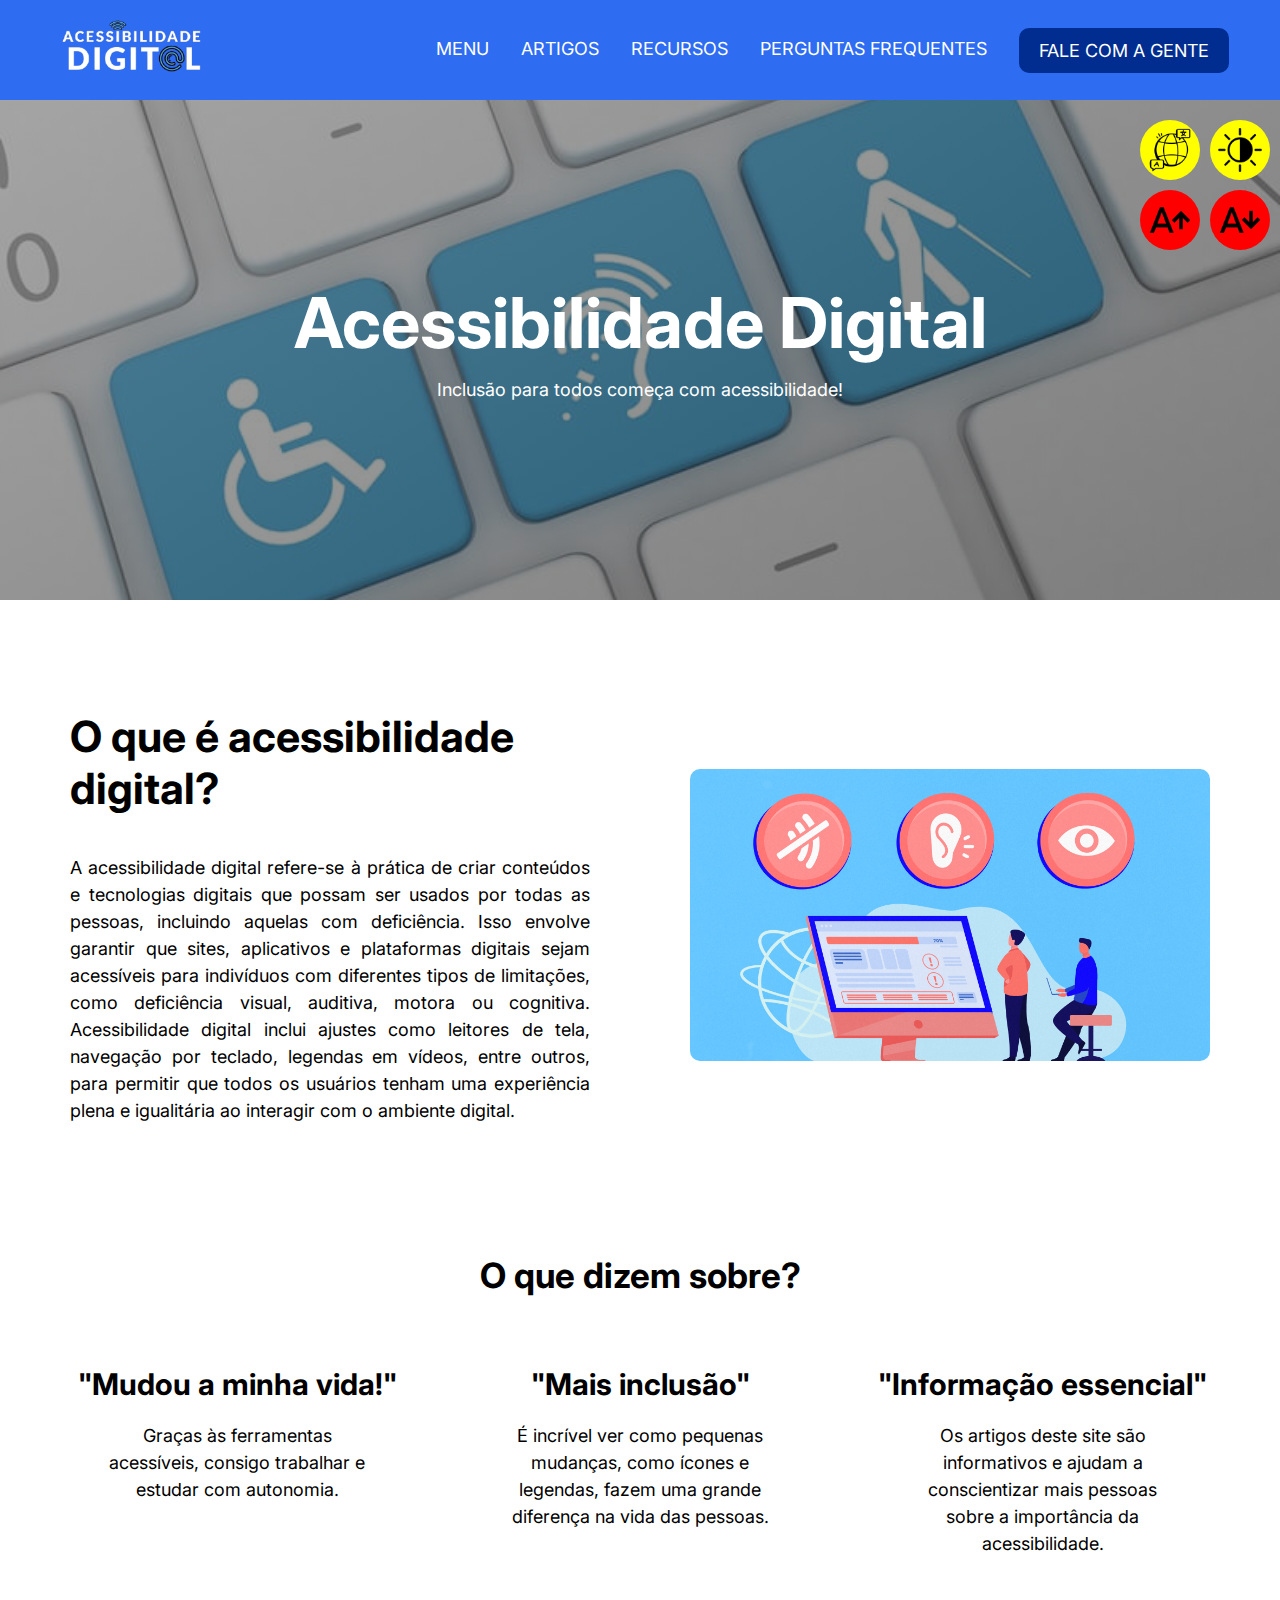
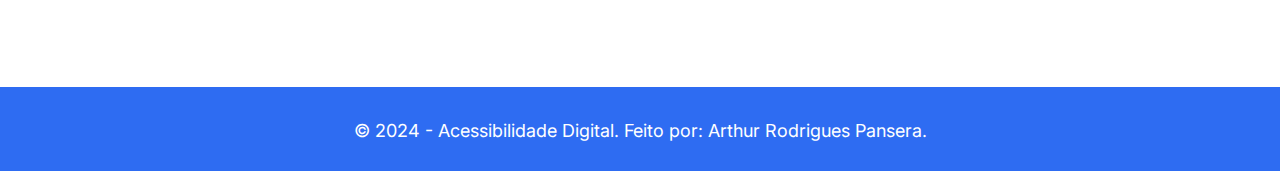
<file: Site-Acessibilidade-main/index.html>
<!DOCTYPE html>
<head>
    <meta charset="UTF-8">
    <meta name="viewport" content="width=device-width, initial-scale=1.0">
    <title data-lang-pt="Menu | Acessibilidade Digital" data-lang-en="Menu | Digital Accessibility">Menu | Acessibilidade Digital</title>
    <link href="index.css" rel="stylesheet">
    <link rel="icon" href="imagens/icone.png" type="image/png">    
</head>
<body>
    <header>
        <div class="container">
            <nav class="nav">
                <a href="index.html">
                    <img src="imagens/logo.png" alt="Logo Acessibilidade Digital" data-lang-pt="Logo Acessibilidade Digital" data-lang-en="Digital Accessibility Logo">
                </a>
                <ul class="ul">
                    <a href="index.html" data-lang-pt="Menu" data-lang-en="Menu">Menu</a>
                    <a href="artigos.html" data-lang-pt="Artigos" data-lang-en="Articles">Artigos</a>
                    <a href="recursos.html" data-lang-pt="Recursos" data-lang-en="Resources">Recursos</a>
                    <a href="perguntas.html" data-lang-pt="Perguntas frequentes" data-lang-en="FAQs">Perguntas frequentes</a>
                    <a class="btn" href="contato.html" data-lang-pt="Fale com a gente" data-lang-en="Contact Us">Fale com a gente</a>
                </ul>
            </nav>
            <section class="banner">
                <div class="banner-text">
                    <h1 data-lang-pt="Acessibilidade Digital" data-lang-en="Digital Accessibility">Acessibilidade Digital</h1>
                    <p data-lang-pt="Inclusão para todos começa com acessibilidade!" data-lang-en="Inclusion for all begins with accessibility!">Inclusão para todos começa com acessibilidade!</p>
                </div>
            </section>
        </div> 
    </header>
    
    <div class="accessibility-buttons">
        <button id="changeLanguage" class="accessibility" onclick="toggleLanguage()">
            <img src="imagens/lingua.png" alt="Mudar idioma" data-lang-pt="Mudar idioma" data-lang-en="Change language">
        </button>
        <button id="toggleContrast" class="accessibility" onclick="toggleContrast()">
            <img src="imagens/contraste.png" alt="Alterar contraste" data-lang-pt="Alterar contraste" data-lang-en="Toggle contrast">
        </button>
    </div>
    <div class="font-size-controls">
        <button id="increaseFont" class="accessibility1" onclick="changeFontSize('increase')">
            <img src="imagens/aumentar.png" alt="Aumentar fonte" data-lang-pt="Aumentar fonte" data-lang-en="Increase font">
        </button>
        <button id="decreaseFont" class="accessibility1" onclick="changeFontSize('decrease')">
            <img src="imagens/diminuir.png" alt="Diminuir fonte" data-lang-pt="Diminuir fonte" data-lang-en="Decrease font">
        </button>
    </div>

    <section class="introducao">
        <div class="container">
            <div class="introducao-text">
                <h3 data-lang-pt="O que é acessibilidade digital?" data-lang-en="What is digital accessibility?">O que é acessibilidade digital?</h3>
                <p data-lang-pt="A acessibilidade digital refere-se à prática de criar conteúdos e tecnologias digitais que possam ser usados por todas as pessoas, incluindo aquelas com deficiência. Isso envolve garantir que sites, aplicativos e plataformas digitais sejam acessíveis para indivíduos com diferentes tipos de limitações, como deficiência visual, auditiva, motora ou cognitiva. Acessibilidade digital inclui ajustes como leitores de tela, navegação por teclado, legendas em vídeos, entre outros, para permitir que todos os usuários tenham uma experiência plena e igualitária ao interagir com o ambiente digital."
                   data-lang-en="Digital accessibility refers to the practice of creating digital content and technologies that can be used by everyone, including people with disabilities. This involves ensuring that websites, apps, and digital platforms are accessible to individuals with various types of limitations, such as visual, hearing, motor, or cognitive disabilities. Digital accessibility includes adjustments like screen readers, keyboard navigation, video captions, and more, to ensure that all users can have a full and equal experience while interacting with the digital environment.">Acessibilidade digital refere-se à prática de criar conteúdos e tecnologias digitais que possam ser usados por todas as pessoas, incluindo aquelas com deficiência. Isso envolve garantir que sites, aplicativos e plataformas digitais sejam acessíveis para indivíduos com diferentes tipos de limitações, como deficiência visual, auditiva, motora ou cognitiva. Acessibilidade digital inclui ajustes como leitores de tela, navegação por teclado, legendas em vídeos, entre outros, para permitir que todos os usuários tenham uma experiência plena e igualitária ao interagir com o ambiente digital.</p>
            </div>
            <div class="introducao-img">
                <img src="imagens/imagem1.png" alt="Imagem ilustrativa de acessibilidade digital" data-lang-pt="Imagem ilustrativa de acessibilidade digital" data-lang-en="Illustrative image of digital accessibility">
            </div>
        </div>
    </section>
    <section class="depoimentos">
        <div class="container">
            <h3 data-lang-pt="O que dizem sobre?" data-lang-en="What do they say about it?">O que dizem sobre?</h3>
            <div class="cards">
                <div class="card-item-1">
                    <h4 data-lang-pt='"Mudou a minha vida!"' data-lang-en='"It changed my life!"'>"Mudou a minha vida!"</h4>
                    <p class="depoimento-usuario" data-lang-pt="Graças às ferramentas acessíveis, consigo trabalhar e estudar com autonomia." data-lang-en="Thanks to accessible tools, I can work and study independently.">Graças às ferramentas acessíveis, consigo trabalhar e estudar com autonomia.</p>
                </div>
                <div class="card-item-2">
                    <h4 data-lang-pt='"Mais inclusão"' data-lang-en='"More inclusion"'>"Mais inclusão"</h4>
                    <p class="depoimento-usuario" data-lang-pt="É incrível ver como pequenas mudanças, como ícones e legendas, fazem uma grande diferença na vida das pessoas." data-lang-en="It’s amazing to see how small changes, like icons and captions, make a big difference in people's lives.">É incrível ver como pequenas mudanças, como ícones e legendas, fazem uma grande diferença na vida das pessoas.</p>
                </div>
                <div class="card-item-3">
                    <h4 data-lang-pt='"Informação essencial"' data-lang-en='"Essential information"'>"Informação essencial"</h4>
                    <p class="depoimento-usuario" data-lang-pt="Os artigos deste site são informativos e ajudam a conscientizar mais pessoas sobre a importância da acessibilidade." data-lang-en="The articles on this site are informative and help raise awareness about the importance of accessibility.">Os artigos deste site são informativos e ajudam a conscientizar mais pessoas sobre a importância da acessibilidade.</p>
                </div>
            </div>
        </div>
    </section>
    <script src="script.js"></script>
    <footer>
        <p data-lang-pt="&copy; 2024 - Acessibilidade Digital. Feito por: Arthur Rodrigues Pansera." data-lang-en="&copy; 2024 - Digital Accessibility. Made by: Arthur Rodrigues Pansera.">&copy; 2024 - Acessibilidade Digital. Feito por: Arthur Rodrigues Pansera.</p>
    </footer>
</body>
</html>
</file>
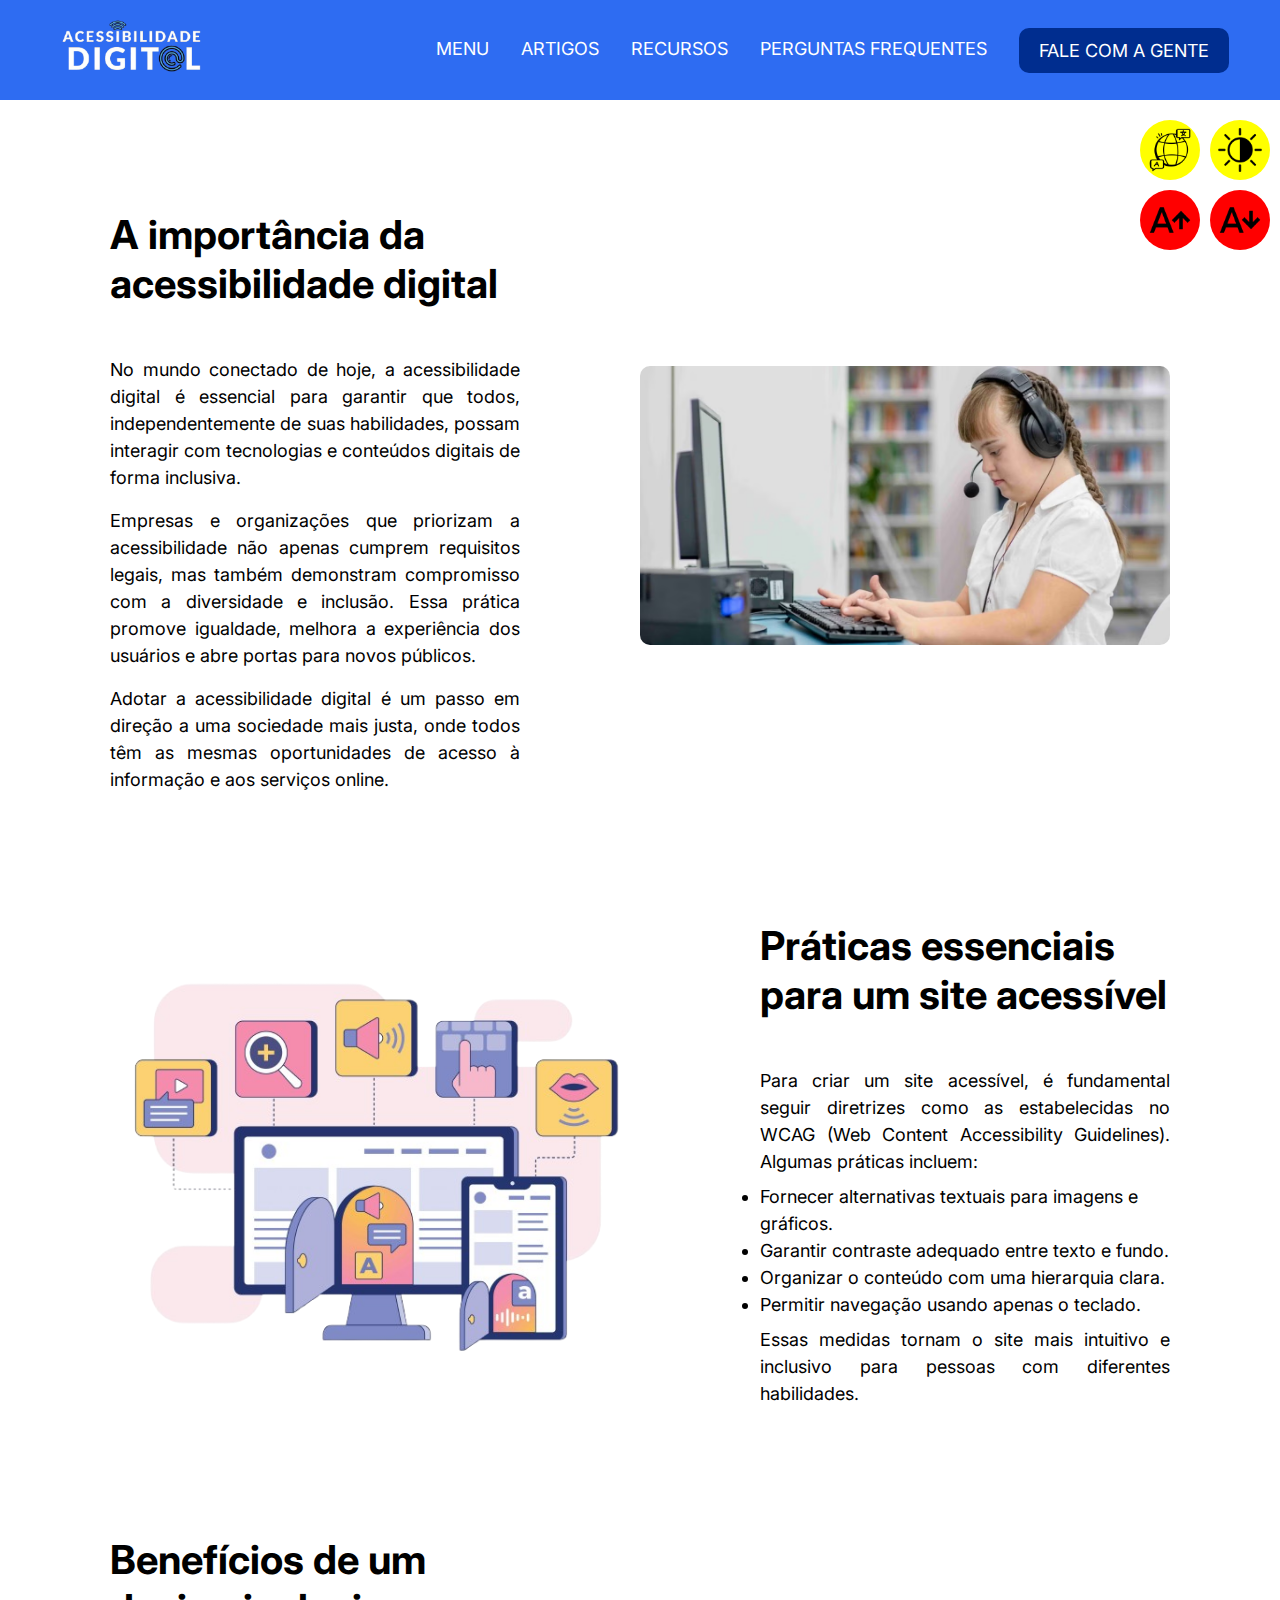
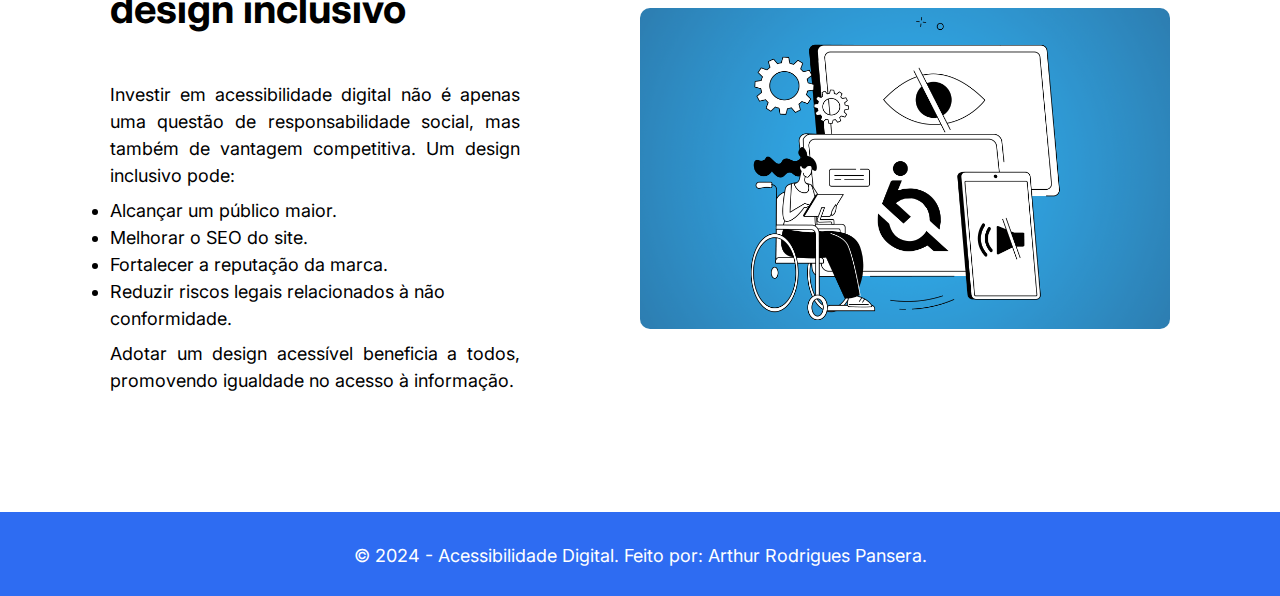
<file: Site-Acessibilidade-main/artigos.html>
<!DOCTYPE html>
<head>
    <meta charset="UTF-8">
    <meta name="viewport" content="width=device-width, initial-scale=1.0">
    <title data-lang-pt="Artigos | Acessibilidade Digital" data-lang-en="Articles | Digital Accessibility">Artigos | Acessibilidade Digital</title>
    <link href="artigos.css" rel="stylesheet">
    <link rel="icon" href="imagens/icone.png" type="image/png">  
</head>
<body>
    <header>
        <div class="container">
            <nav class="nav">
                <a href="index.html">
                    <img src="imagens/logo.png" alt="Logo Acessibilidade Digital" data-lang-pt="Logo Acessibilidade Digital" data-lang-en="Digital Accessibility Logo">
                </a>
                <ul class="ul">
                    <a href="index.html" data-lang-pt="Menu" data-lang-en="Menu">Menu</a>
                    <a href="artigos.html" data-lang-pt="Artigos" data-lang-en="Articles">Artigos</a>
                    <a href="recursos.html" data-lang-pt="Recursos" data-lang-en="Resources">Recursos</a>
                    <a href="perguntas.html" data-lang-pt="Perguntas frequentes" data-lang-en="FAQs">Perguntas frequentes</a>
                    <a class="btn" href="contato.html" data-lang-pt="Fale com a gente" data-lang-en="Contact us">Fale com a gente</a>
                </ul>
            </nav>
        </div>
    </header>
    
    <div class="accessibility-buttons">
        <button id="changeLanguage" class="accessibility" onclick="toggleLanguage()">
            <img src="imagens/lingua.png" alt="Mudar idioma" data-lang-pt="Mudar idioma" data-lang-en="Change language">
        </button>
        <button id="toggleContrast" class="accessibility" onclick="toggleContrast()">
            <img src="imagens/contraste.png" alt="Alterar contraste" data-lang-pt="Alterar contraste" data-lang-en="Toggle contrast">
        </button>
    </div>
    <div class="font-size-controls">
        <button id="increaseFont" class="accessibility1" onclick="changeFontSize('increase')">
            <img src="imagens/aumentar.png" alt="Aumentar fonte" data-lang-pt="Aumentar fonte" data-lang-en="Increase font">
        </button>
        <button id="decreaseFont" class="accessibility1" onclick="changeFontSize('decrease')">
            <img src="imagens/diminuir.png" alt="Diminuir fonte" data-lang-pt="Diminuir fonte" data-lang-en="Decrease font">
        </button>
    </div>

    <section class="info">
        <section class="introducao">
            <div class="container">
                <div class="introducao-text">
                    <div class="text">
                        <h3 data-lang-pt="A importância da acessibilidade digital" data-lang-en="The importance of digital accessibility">A importância da acessibilidade digital</h3>
                        <p data-lang-pt="No mundo conectado de hoje, a acessibilidade digital é essencial para garantir que todos, independentemente de suas habilidades, possam interagir com tecnologias e conteúdos digitais de forma inclusiva." data-lang-en="In today's connected world, digital accessibility is essential to ensure that everyone, regardless of their abilities, can interact with technologies and digital content in an inclusive way.">No mundo conectado de hoje, a acessibilidade digital é essencial para garantir que todos, independentemente de suas habilidades, possam interagir com tecnologias e conteúdos digitais de forma inclusiva.</p>
                        <p data-lang-pt="Empresas e organizações que priorizam a acessibilidade não apenas cumprem requisitos legais, mas também demonstram compromisso com a diversidade e inclusão. Essa prática promove igualdade, melhora a experiência dos usuários e abre portas para novos públicos." data-lang-en="Companies and organizations that prioritize accessibility not only comply with legal requirements but also demonstrate a commitment to diversity and inclusion. This practice promotes equality, improves user experience, and opens doors to new audiences.">Empresas e organizações que priorizam a acessibilidade não apenas cumprem requisitos legais, mas também demonstram compromisso com a diversidade e inclusão. Essa prática promove igualdade, melhora a experiência dos usuários e abre portas para novos públicos.</p>
                        <p data-lang-pt="Adotar a acessibilidade digital é um passo em direção a uma sociedade mais justa, onde todos têm as mesmas oportunidades de acesso à informação e aos serviços online." data-lang-en="Adopting digital accessibility is a step toward a fairer society where everyone has the same opportunities to access information and online services.">Adotar a acessibilidade digital é um passo em direção a uma sociedade mais justa, onde todos têm as mesmas oportunidades de acesso à informação e aos serviços online.</p>
                    </div>
                    <img src="imagens/acessibilidade.avif" class="imagem" alt="Ilustração de acessibilidade digital" data-lang-pt="Ilustração de acessibilidade digital" data-lang-en="Illustration of digital accessibility">
                </div> 
            </div>
        </section>

        <section class="introducao">
            <div class="container">
                <div class="introducao-text">
                    <img src="imagens/importancia.png" class="imagem" alt="Exemplo de site acessível" data-lang-pt="Exemplo de site acessível" data-lang-en="Example of an accessible website">
                    <div class="text">
                        <h3 data-lang-pt="Práticas essenciais para um site acessível" data-lang-en="Essential practices for an accessible website">Práticas essenciais para um site acessível</h3>
                        <p data-lang-pt="Para criar um site acessível, é fundamental seguir diretrizes como as estabelecidas no WCAG (Web Content Accessibility Guidelines). Algumas práticas incluem:" data-lang-en="To create an accessible website, it is essential to follow guidelines like those established in WCAG (Web Content Accessibility Guidelines). Some practices include:">Para criar um site acessível, é fundamental seguir diretrizes como as estabelecidas no WCAG (Web Content Accessibility Guidelines). Algumas práticas incluem:</p>
                        <ul>
                            <li data-lang-pt="Fornecer alternativas textuais para imagens e gráficos." data-lang-en="Provide textual alternatives for images and graphics.">Fornecer alternativas textuais para imagens e gráficos.</li>
                            <li data-lang-pt="Garantir contraste adequado entre texto e fundo." data-lang-en="Ensure adequate contrast between text and background.">Garantir contraste adequado entre texto e fundo.</li>
                            <li data-lang-pt="Organizar o conteúdo com uma hierarquia clara." data-lang-en="Organize the content with a clear hierarchy.">Organizar o conteúdo com uma hierarquia clara.</li>
                            <li data-lang-pt="Permitir navegação usando apenas o teclado." data-lang-en="Allow navigation using only the keyboard.">Permitir navegação usando apenas o teclado.</li>
                        </ul>
                        <p data-lang-pt="Essas medidas tornam o site mais intuitivo e inclusivo para pessoas com diferentes habilidades." data-lang-en="These measures make the website more intuitive and inclusive for people with different abilities.">Essas medidas tornam o site mais intuitivo e inclusivo para pessoas com diferentes habilidades.</p>
                    </div>
                </div>
            </div>
        </section>

        <section class="introducao">
            <div class="container">
                <div class="introducao-text">
                    <div class="text">
                        <h3 data-lang-pt="Benefícios de um design inclusivo" data-lang-en="Benefits of an inclusive design">Benefícios de um design inclusivo</h3>
                        <p data-lang-pt="Investir em acessibilidade digital não é apenas uma questão de responsabilidade social, mas também de vantagem competitiva. Um design inclusivo pode:" data-lang-en="Investing in digital accessibility is not just a matter of social responsibility, but also a competitive advantage. An inclusive design can:">Investir em acessibilidade digital não é apenas uma questão de responsabilidade social, mas também de vantagem competitiva. Um design inclusivo pode:</p>
                        <ul>
                            <li data-lang-pt="Alcançar um público maior." data-lang-en="Reach a larger audience.">Alcançar um público maior.</li>
                            <li data-lang-pt="Melhorar o SEO do site." data-lang-en="Improve the website's SEO.">Melhorar o SEO do site.</li>
                            <li data-lang-pt="Fortalecer a reputação da marca." data-lang-en="Strengthen the brand's reputation.">Fortalecer a reputação da marca.</li>
                            <li data-lang-pt="Reduzir riscos legais relacionados à não conformidade." data-lang-en="Reduce legal risks related to non-compliance.">Reduzir riscos legais relacionados à não conformidade.</li>
                        </ul>
                        <p data-lang-pt="Adotar um design acessível beneficia a todos, promovendo igualdade no acesso à informação." data-lang-en="Adopting an accessible design benefits everyone by promoting equality in access to information.">Adotar um design acessível beneficia a todos, promovendo igualdade no acesso à informação.</p>
                    </div>
                    <img src="imagens/design.png" class="imagem" alt="Equipe trabalhando em design inclusivo" data-lang-pt="Equipe trabalhando em design inclusivo" data-lang-en="Team working on inclusive design">
                </div>
            </div>
        </section>
    </section>

    <script src="script.js"></script>
    <footer>
        <p data-lang-pt="&copy; 2024 - Acessibilidade Digital. Feito por: Arthur Rodrigues Pansera." data-lang-en="&copy; 2024 - Digital Accessibility. Made by: Arthur Rodrigues Pansera.">&copy; 2024 - Acessibilidade Digital. Feito por: Arthur Rodrigues Pansera.</p>
    </footer>
</body>
</html>
</file>
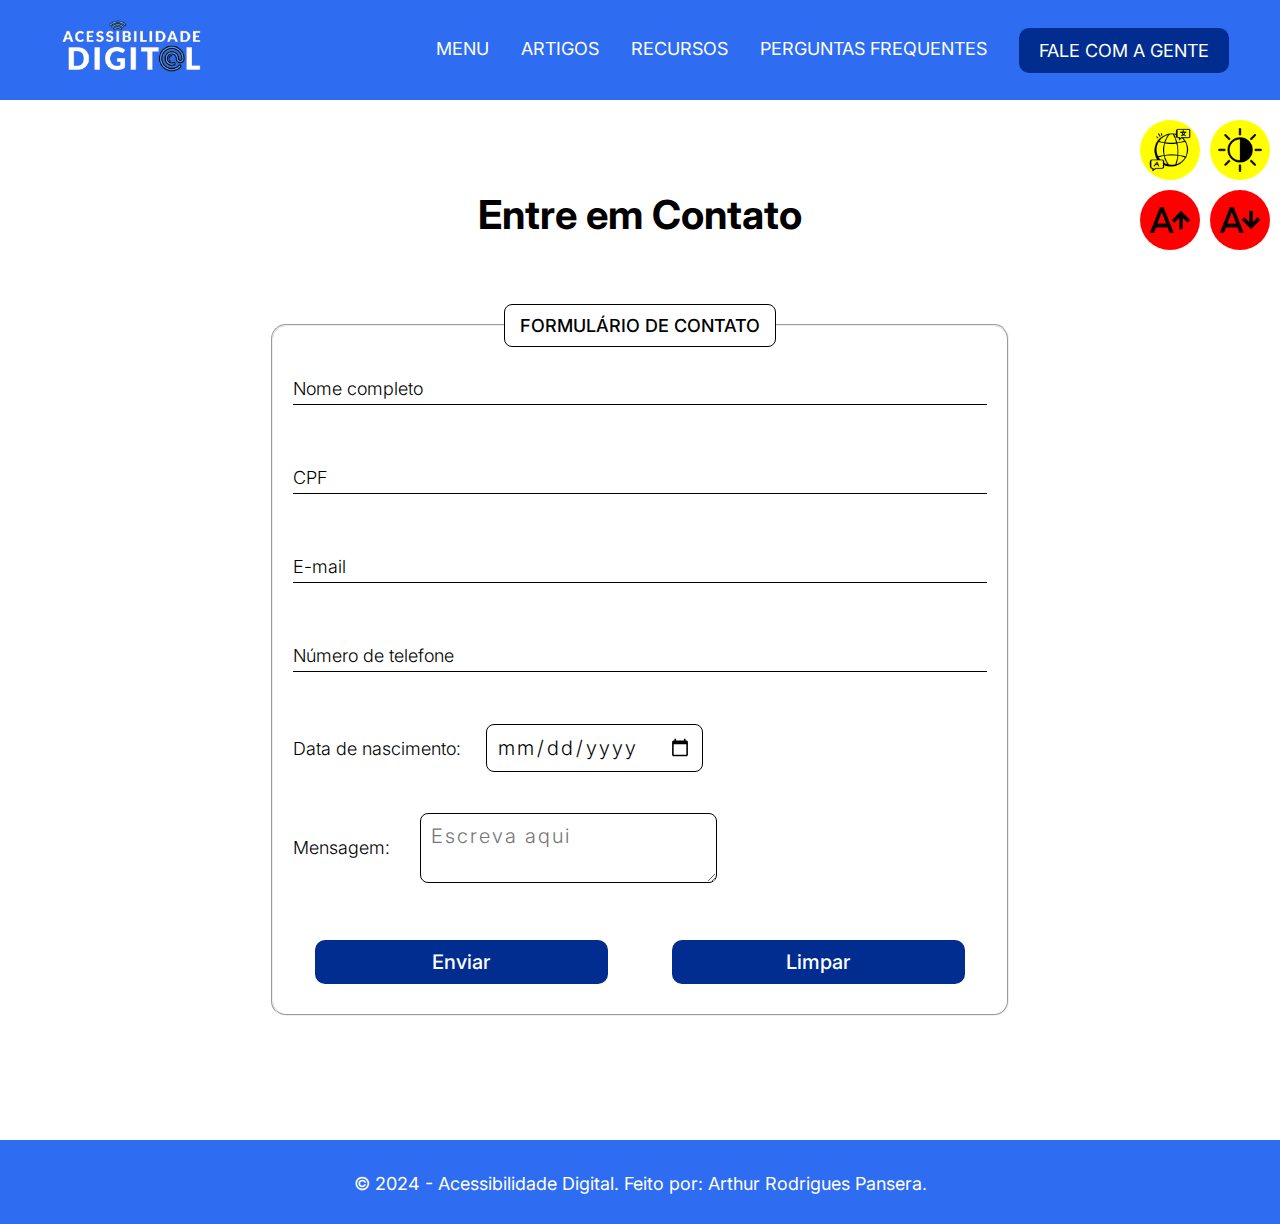
<file: Site-Acessibilidade-main/contato.html>
<!DOCTYPE html>
<head>
    <meta charset="UTF-8">
    <meta name="viewport" content="width=device-width, initial-scale=1.0">
    <title data-lang-pt="Contato | Acessibilidade Digital" data-lang-en="Contact | Digital Accessibility">Contato | Acessibilidade Digital</title>
    <link href="contato.css" rel="stylesheet">
    <link rel="icon" href="imagens/icone.png" type="image/png">  
</head>
<body>
    <header>
        <div>
            <nav class="nav">
                <a href="index.html">
                    <img src="imagens/logo.png" alt="Logo Acessibilidade Digital" data-lang-pt="Logo Acessibilidade Digital" data-lang-en="Digital Accessibility Logo">
                </a>
                <ul class="ul">
                    <a href="index.html" data-lang-pt="Menu" data-lang-en="Menu">Menu</a>
                    <a href="artigos.html" data-lang-pt="Artigos" data-lang-en="Articles">Artigos</a>
                    <a href="recursos.html" data-lang-pt="Recursos" data-lang-en="Resources">Recursos</a>
                    <a href="perguntas.html" data-lang-pt="Perguntas frequentes" data-lang-en="FAQs">Perguntas frequentes</a>
                    <a class="btn" href="contato.html" data-lang-pt="Fale com a gente" data-lang-en="Contact us">Fale com a gente</a>
                </ul>
            </nav>
        </div>
    </header>

    <div class="accessibility-buttons">
        <button id="changeLanguage" class="accessibility" onclick="toggleLanguage()">
            <img src="imagens/lingua.png" alt="Mudar idioma" data-lang-pt="Mudar idioma" data-lang-en="Change language">
        </button>
        <button id="toggleContrast" class="accessibility" onclick="toggleContrast()">
            <img src="imagens/contraste.png" alt="Alterar contraste" data-lang-pt="Alterar contraste" data-lang-en="Change contrast">
        </button>
    </div>
    <div class="font-size-controls">
        <button id="increaseFont" class="accessibility1" onclick="changeFontSize('increase')">
            <img src="imagens/aumentar.png" alt="Aumentar fonte" data-lang-pt="Aumentar fonte" data-lang-en="Increase font">
        </button>
        <button id="decreaseFont" class="accessibility1" onclick="changeFontSize('decrease')">
            <img src="imagens/diminuir.png" alt="Diminuir fonte" data-lang-pt="Diminuir fonte" data-lang-en="Decrease font">
        </button>
    </div>
    
    <section class="container">
        <h1 class="title" data-lang-pt="Entre em Contato" data-lang-en="Contact Us">Entre em Contato</h1>
        <div class="box">
            <form name="form" id="form" action="mailto:arthurpansera0308@gmail.com" method="POST">
                <fieldset>
                    <legend data-lang-pt="FORMULÁRIO DE CONTATO" data-lang-en="CONTACT FORM">FORMULÁRIO DE CONTATO</legend>
                    <br>
                    <div class="inputBox">
                        <input type="text" name="nome" id="nome" class="inputUser" required>
                        <label for="nome" class="labelInput" data-lang-pt="Nome completo" data-lang-en="Full name">Nome completo</label>
                    </div>
                    <br><br>
                    <div class="inputBox">
                        <input type="text" name="cpf" id="cpf" class="inputUser" required>
                        <label for="cpf" class="labelInput" data-lang-pt="CPF" data-lang-en="CPF">CPF</label>
                    </div>
                    <br><br>
                    <div class="inputBox">
                        <input type="email" name="email" id="email" class="inputUser" required>
                        <label for="email" class="labelInput" data-lang-pt="E-mail" data-lang-en="Email">E-mail</label>
                    </div>
                    <br><br>
                    <div class="inputBox">
                        <input type="text" name="telefone" id="telefone" class="inputUser" required>
                        <label for="telefone" class="labelInput" data-lang-pt="Número de telefone" data-lang-en="Phone number">Número de telefone</label>
                    </div>
                    <br><br>
                    <label for="data_nascimento" class="data" data-lang-pt="Data de nascimento:" data-lang-en="Date of birth:">Data de nascimento:</label>
                    <input type="date" name="data_nascimento" id="data_nascimento" required>
                    <br><br>
                    <div class="textBox">
                        <label for="mensagem" class="msg" data-lang-pt="Mensagem:" data-lang-en="Message:">Mensagem:</label>
                        <textarea name="mensagem" id="mensagem" placeholder="Escreva aqui" required></textarea>
                    </div>
                    <br><br>
                    <div class="buttons">
                        <input type="submit" name="submit" id="submit" value="Enviar" onclick="btnSendOnClick()" data-lang-pt="Enviar" data-lang-en="Send">
                        <button type="reset" data-lang-pt="Limpar" data-lang-en="Clear">Limpar</button>
                    </div>
                </fieldset>
            </form>
        </div>
    </section>
</body>
    <script>
        const nome = document.getElementById('nome')
        const cpf = document.getElementById('cpf')
        const email = document.getElementById('email')
        const telefone = document.getElementById('telefone')
        const data_nascimento = document.getElementById('data_nascimento')
        const mensagem = document.getElementById('mensagem')

        function btnSendOnClick(){
            if (nome.value == "") {
                alert('Preenchimento obrigatório (Mandatory field): Nome (Name)')
                nome.focus()
            }
            else if (nameWithoutNumbers(nome.value)) {
                alert('Tipo de dado inválido (Invalid data type): Nome (Name)')
                nome.value = ""
                nome.focus()
            }
            else if (cpf.value == "") {
                alert('Preenchimento obrigatório (Mandatory field): CPF')
                cpf.focus()
            }
            else if (!isNumeric(cpf.value)) {
                alert('Tipo de dado inválido (Invalid data type): CPF')
                cpf.value = ""
                cpf.focus()
            }
            else if (email.value == "") {
                alert('Preenchimento obrigatório (Mandatory field): E-mail (Email)')
                email.focus()
            }
            else if (!validEmail(email.value)) {
                alert('Tipo de dado inválido (Invalid data type): Email (Email)')
                email.value = ""
                email.focus()
            }
            else if (telefone.value == "") {
                alert('Preenchimento obrigatório (Mandatory field): Número de telefone (Phone number)')
                telefone.focus()
            }
            else if (!validCellphone(telefone.value)) {
                alert('Tipo de dado inválido (Invalid data type): Número de telefone (Phone number)')
                telefone.value = ""
                telefone.focus()
            }
            else if (data_nascimento.value == "") {
                alert('Preenchimento obrigatório (Mandatory field): Data de nascimento (Date of birth)');
                data_nascimento.focus();
            }
            else if (validarIdade(data_nascimento.value)) {
                alert('Tipo de dado inválido (Invalid data type): Data de nascimento (Date of birth)');
                data_nascimento.value = ""
                data_nascimento.focus();
            }
            else if (mensagem.value == "") {
                alert('Preenchimento obrigatório (Mandatory field): Mensagem (Message)')
                mensagem.focus()
            }
            else {
                form.submit()
            }
        }

        function nameWithoutNumbers(nome) {
            const re = /\d+/
            return re.test(nome)
        }

        function isNumeric(cpf) {
            const re = /^\d{3}\.?\d{3}\.?\d{3}-?\d{2}$/
            return re.test(cpf)
        }

        function validEmail(email) {
            const re = /^\w.+@\w{3}.*\.\w{2,3}$/
            return re.test(email)
        }

        function validCellphone(telefone) {
            const re = /^\(?\d{2}\)?\s?\d{4,5}-?\d{4}$/
            return re.test(telefone)
        }

        function validarIdade(data_nascimento) {
            var hoje = new Date();
            var nasc  = new Date(data_nascimento);
            var idade = hoje.getFullYear() - nasc.getFullYear();
            var m = hoje.getMonth() - nasc.getMonth();
            if (m < 0 || (m === 0 && hoje.getDate() < nasc.getDate())) idade--;
            
            if(idade < 18) {
                return true;
            }

            else {
                return false;
            }
        }
    </script>
    <script src="script.js"></script>
    <footer>
        <p data-lang-pt="&copy; 2024 - Acessibilidade Digital. Feito por: Arthur Rodrigues Pansera." data-lang-en="&copy; 2024 - Digital Accessibility. Made by: Arthur Rodrigues Pansera.">&copy; 2024 - Acessibilidade Digital. Feito por: Arthur Rodrigues Pansera.</p>
    </footer>
</body>
</html>
</file>
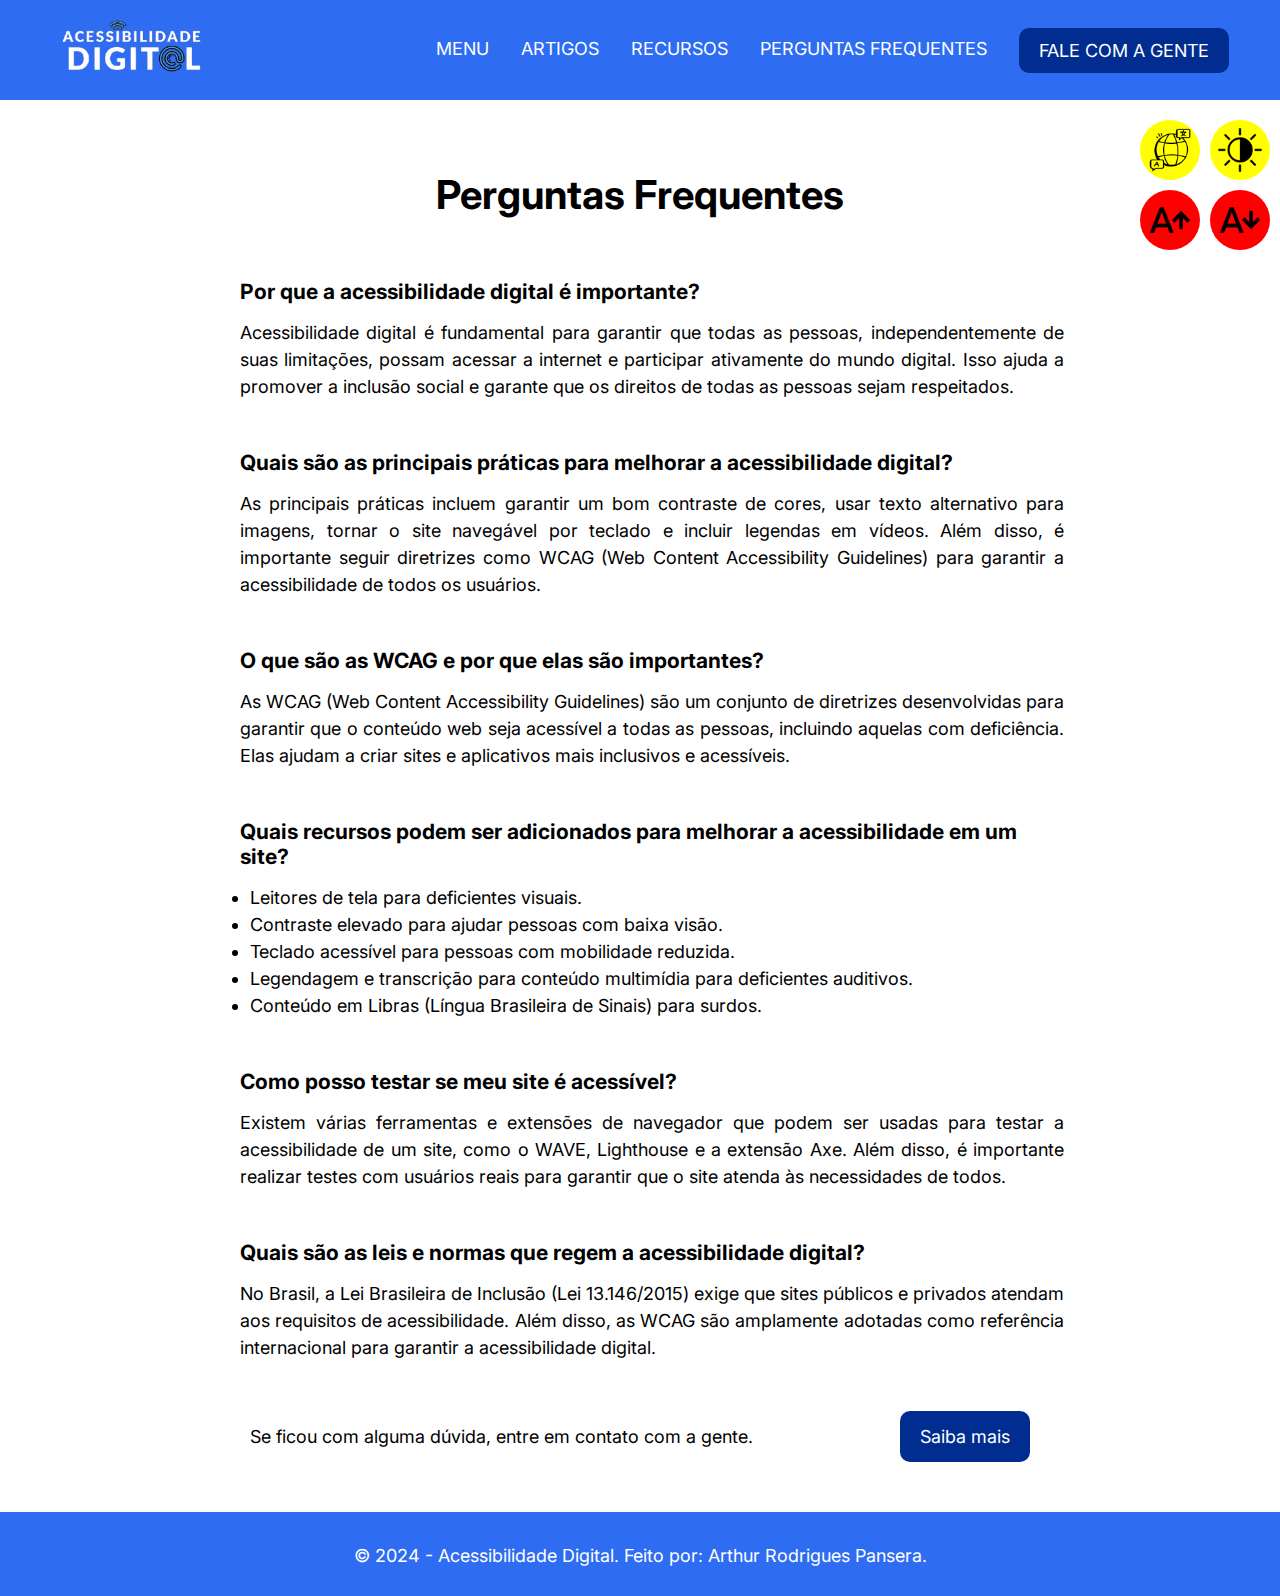
<file: Site-Acessibilidade-main/perguntas.html>
<!DOCTYPE html>
<head>
    <meta charset="UTF-8">
    <meta name="viewport" content="width=device-width, initial-scale=1.0">
    <title data-lang-pt="Perguntas Frequentes | Acessibilidade Digital" data-lang-en="FAQs | Digital Accessibility">Perguntas Frequentes | Acessibilidade Digital</title>
    <link href="perguntas.css" rel="stylesheet">
    <link rel="icon" href="imagens/icone.png" type="image/png">
</head>
<body>
    <header>
        <div class="container">
            <nav class="nav">
                <a href="index.html">
                    <img src="imagens/logo.png" alt="Logo Acessibilidade Digital" data-lang-pt="Logo Acessibilidade Digital" data-lang-en="Digital Accessibility Logo">
                </a>
                <ul class="ul">
                    <a href="index.html" data-lang-pt="Menu" data-lang-en="Menu">Menu</a>
                    <a href="artigos.html" data-lang-pt="Artigos" data-lang-en="Articles">Artigos</a>
                    <a href="recursos.html" data-lang-pt="Recursos" data-lang-en="Resources">Recursos</a>
                    <a href="perguntas.html" data-lang-pt="Perguntas frequentes" data-lang-en="FAQs">Perguntas frequentes</a>
                    <a class="btn" href="contato.html" data-lang-pt="Fale com a gente" data-lang-en="Contact us">Fale com a gente</a>
                </ul>
            </nav>
        </div>
    </header>

    <div class="accessibility-buttons">
        <button id="changeLanguage" class="accessibility" onclick="toggleLanguage()">
            <img src="imagens/lingua.png" alt="Mudar idioma" data-lang-pt="Mudar idioma" data-lang-en="Change language">
        </button>
        <button id="toggleContrast" class="accessibility" onclick="toggleContrast()">
            <img src="imagens/contraste.png" alt="Alterar contraste" data-lang-pt="Alterar contraste" data-lang-en="Change contrast">
        </button>
    </div>
    <div class="font-size-controls">
        <button id="increaseFont" class="accessibility1" onclick="changeFontSize('increase')">
            <img src="imagens/aumentar.png" alt="Aumentar fonte" data-lang-pt="Aumentar fonte" data-lang-en="Increase font">
        </button>
        <button id="decreaseFont" class="accessibility1" onclick="changeFontSize('decrease')">
            <img src="imagens/diminuir.png" alt="Diminuir fonte" data-lang-pt="Diminuir fonte" data-lang-en="Decrease font">
        </button>
    </div>
    
    <section>
        <div class="container">
            <div>
                <h1 id="title" data-lang-pt="Perguntas Frequentes" data-lang-en="Frequently Asked Questions">Perguntas Frequentes</h1>
            </div>
            <div class="perguntas">
                <h3 data-lang-pt="Por que a acessibilidade digital é importante?" data-lang-en="Why is digital accessibility important?">Por que a acessibilidade digital é importante?</h3>
                <p data-lang-pt="Acessibilidade digital é fundamental para garantir que todas as pessoas, independentemente de suas limitações, possam acessar a internet e participar ativamente do mundo digital. Isso ajuda a promover a inclusão social e garante que os direitos de todas as pessoas sejam respeitados." data-lang-en="Digital accessibility is essential to ensure that everyone, regardless of their limitations, can access the internet and actively participate in the digital world. This promotes social inclusion and ensures that everyone's rights are respected.">Acessibilidade digital é fundamental para garantir que todas as pessoas, independentemente de suas limitações, possam acessar a internet e participar ativamente do mundo digital. Isso ajuda a promover a inclusão social e garante que os direitos de todas as pessoas sejam respeitados.</p>
            </div>
            <div class="perguntas">
                <h3 data-lang-pt="Quais são as principais práticas para melhorar a acessibilidade digital?" data-lang-en="What are the main practices to improve digital accessibility?">Quais são as principais práticas para melhorar a acessibilidade digital?</h3>
                <p data-lang-pt="As principais práticas incluem garantir um bom contraste de cores, usar texto alternativo para imagens, tornar o site navegável por teclado e incluir legendas em vídeos. Além disso, é importante seguir diretrizes como WCAG (Web Content Accessibility Guidelines) para garantir a acessibilidade de todos os usuários." data-lang-en="The main practices include ensuring good color contrast, using alternative text for images, making the site keyboard-accessible, and including captions in videos. It is also important to follow guidelines such as the WCAG (Web Content Accessibility Guidelines) to ensure accessibility for all users.">As principais práticas incluem garantir um bom contraste de cores, usar texto alternativo para imagens, tornar o site navegável por teclado e incluir legendas em vídeos. Além disso, é importante seguir diretrizes como WCAG (Web Content Accessibility Guidelines) para garantir a acessibilidade de todos os usuários.</p>
            </div>
            <div class="perguntas">
                <h3 data-lang-pt="O que são as WCAG e por que elas são importantes?" data-lang-en="What are the WCAG and why are they important?">O que são as WCAG e por que elas são importantes?</h3>
                <p data-lang-pt="As WCAG (Web Content Accessibility Guidelines) são um conjunto de diretrizes desenvolvidas para garantir que o conteúdo web seja acessível a todas as pessoas, incluindo aquelas com deficiência. Elas ajudam a criar sites e aplicativos mais inclusivos e acessíveis." data-lang-en="The WCAG (Web Content Accessibility Guidelines) are a set of guidelines developed to ensure that web content is accessible to everyone, including people with disabilities. They help create more inclusive and accessible websites and applications.">As WCAG (Web Content Accessibility Guidelines) são um conjunto de diretrizes desenvolvidas para garantir que o conteúdo web seja acessível a todas as pessoas, incluindo aquelas com deficiência. Elas ajudam a criar sites e aplicativos mais inclusivos e acessíveis.</p>
            </div>
            <div class="perguntas">
                <h3 data-lang-pt="Quais recursos podem ser adicionados para melhorar a acessibilidade em um site?" data-lang-en="What resources can be added to improve a site's accessibility?">Quais recursos podem ser adicionados para melhorar a acessibilidade em um site?</h3>
                <ul class="lista">
                    <li data-lang-pt="Leitores de tela para deficientes visuais." data-lang-en="Screen readers for visually impaired users.">Leitores de tela para deficientes visuais.</li>
                    <li data-lang-pt="Contraste elevado para ajudar pessoas com baixa visão." data-lang-en="High contrast to assist low-vision users.">Contraste elevado para ajudar pessoas com baixa visão.</li>
                    <li data-lang-pt="Teclado acessível para pessoas com mobilidade reduzida." data-lang-en="Accessible keyboard for users with reduced mobility.">Teclado acessível para pessoas com mobilidade reduzida.</li>
                    <li data-lang-pt="Legendagem e transcrição para conteúdo multimídia para deficientes auditivos." data-lang-en="Captioning and transcription for multimedia content for hearing-impaired users.">Legendagem e transcrição para conteúdo multimídia para deficientes auditivos.</li>
                    <li data-lang-pt="Conteúdo em Libras (Língua Brasileira de Sinais) para surdos." data-lang-en="Content in Libras (Brazilian Sign Language) for deaf users.">Conteúdo em Libras (Língua Brasileira de Sinais) para surdos.</li>
                </ul>
            </div>
            <div class="perguntas">
                <h3 data-lang-pt="Como posso testar se meu site é acessível?" data-lang-en="How can I test if my site is accessible?">Como posso testar se meu site é acessível?</h3>
                <p data-lang-pt="Existem várias ferramentas e extensões de navegador que podem ser usadas para testar a acessibilidade de um site, como o WAVE, Lighthouse e a extensão Axe. Além disso, é importante realizar testes com usuários reais para garantir que o site atenda às necessidades de todos." data-lang-en="There are several tools and browser extensions that can be used to test site accessibility, such as WAVE, Lighthouse, and the Axe extension. It is also important to conduct tests with real users to ensure the site meets everyone's needs.">Existem várias ferramentas e extensões de navegador que podem ser usadas para testar a acessibilidade de um site, como o WAVE, Lighthouse e a extensão Axe. Além disso, é importante realizar testes com usuários reais para garantir que o site atenda às necessidades de todos.</p>
            </div>
            <div class="perguntas">
                <h3 data-lang-pt="Quais são as leis e normas que regem a acessibilidade digital?" data-lang-en="What are the laws and standards governing digital accessibility?">Quais são as leis e normas que regem a acessibilidade digital?</h3>
                <p data-lang-pt="No Brasil, a Lei Brasileira de Inclusão (Lei 13.146/2015) exige que sites públicos e privados atendam aos requisitos de acessibilidade. Além disso, as WCAG são amplamente adotadas como referência internacional para garantir a acessibilidade digital." data-lang-en="In Brazil, the Brazilian Inclusion Law (Law 13.146/2015) requires public and private websites to meet accessibility requirements. Additionally, the WCAG are widely adopted as an international reference for ensuring digital accessibility.">No Brasil, a Lei Brasileira de Inclusão (Lei 13.146/2015) exige que sites públicos e privados atendam aos requisitos de acessibilidade. Além disso, as WCAG são amplamente adotadas como referência internacional para garantir a acessibilidade digital.</p>
            </div>
            <div id="informações">
                <p data-lang-pt="Se ficou com alguma dúvida, entre em contato com a gente." data-lang-en="If you have any questions, contact us.">Se ficou com alguma dúvida, entre em contato com a gente.</p>
                <a href="contato.html" class="btn animate-btn" data-lang-pt="Saiba mais" data-lang-en="Learn more">Saiba mais</a>
            </div>
        </div>
    </section>
    <script src="script.js"></script>
    <footer>
        <p data-lang-pt="&copy; 2024 - Acessibilidade Digital. Feito por: Arthur Rodrigues Pansera." data-lang-en="&copy; 2024 - Digital Accessibility. Made by: Arthur Rodrigues Pansera.">&copy; 2024 - Acessibilidade Digital. Feito por: Arthur Rodrigues Pansera.</p>
    </footer>
</body>
</html>
</file>
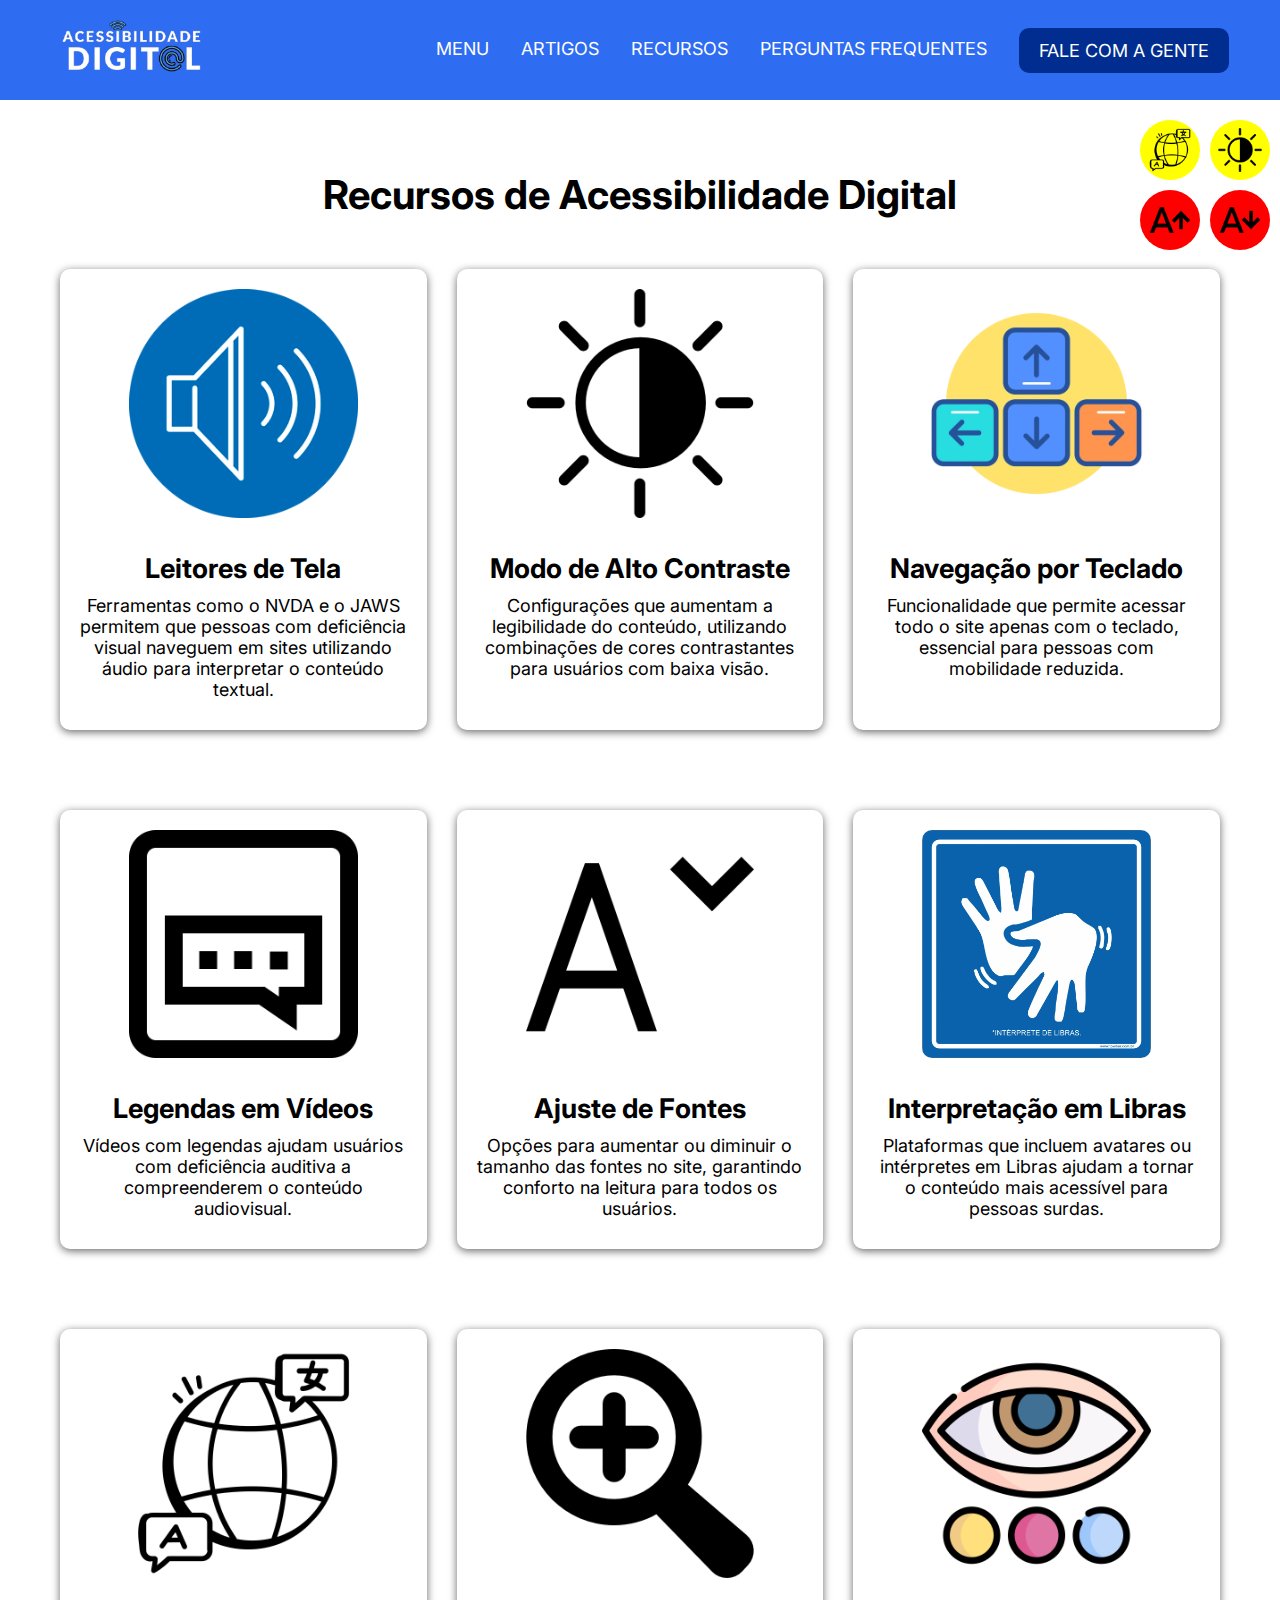
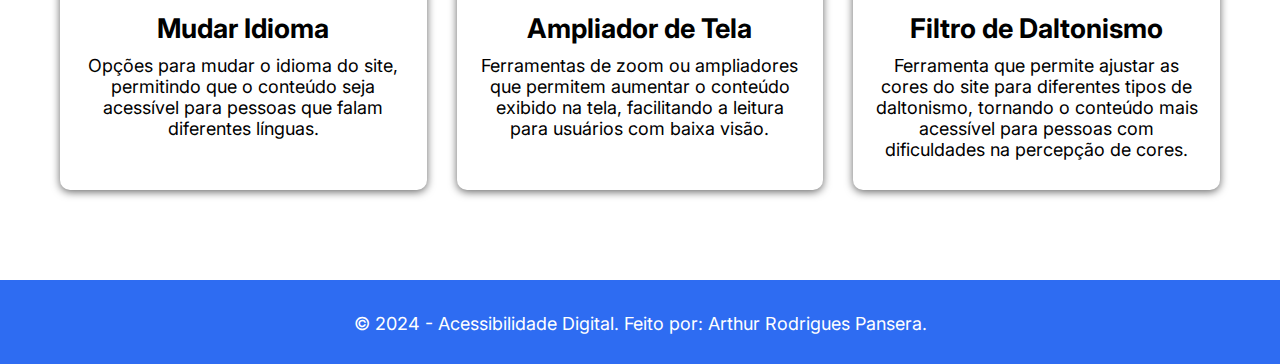
<file: Site-Acessibilidade-main/recursos.html>
<!DOCTYPE html>
<head>
    <meta charset="UTF-8">
    <meta name="viewport" content="width=device-width, initial-scale=1.0">
    <title data-lang-pt="Recursos | Acessibilidade Digital" data-lang-en="Resources | Digital Accessibility">Recursos | Acessibilidade Digital</title>
    <link href="recursos.css" rel="stylesheet">
    <link rel="icon" href="imagens/icone.png" type="image/png">
</head>
<body>
    <header>
        <div class="container">
            <nav class="nav">
                <a href="index.html">
                    <img src="imagens/logo.png" alt="Logo Acessibilidade Digital" data-lang-pt="Logo Acessibilidade Digital" data-lang-en="Digital Accessibility Logo">
                </a>
                <ul class="ul">
                    <a href="index.html" data-lang-pt="Menu" data-lang-en="Menu">Menu</a>
                    <a href="artigos.html" data-lang-pt="Artigos" data-lang-en="Articles">Artigos</a>
                    <a href="recursos.html" data-lang-pt="Recursos" data-lang-en="Resources">Recursos</a>
                    <a href="perguntas.html" data-lang-pt="Perguntas frequentes" data-lang-en="FAQs">Perguntas frequentes</a>
                    <a class="btn" href="contato.html" data-lang-pt="Fale com a gente" data-lang-en="Contact us">Fale com a gente</a>
                </ul>
            </nav>
        </div> 
    </header>

    <div class="accessibility-buttons">
        <button id="changeLanguage" class="accessibility" onclick="toggleLanguage()">
            <img src="imagens/lingua.png" alt="Mudar idioma" data-lang-pt="Mudar idioma" data-lang-en="Change language">
        </button>
        <button id="toggleContrast" class="accessibility" onclick="toggleContrast()">
            <img src="imagens/contraste.png" alt="Alterar contraste" data-lang-pt="Alterar contraste" data-lang-en="Change contrast">
        </button>
    </div>
    <div class="font-size-controls">
        <button id="increaseFont" class="accessibility1" onclick="changeFontSize('increase')">
            <img src="imagens/aumentar.png" alt="Aumentar fonte" data-lang-pt="Aumentar fonte" data-lang-en="Increase font">
        </button>
        <button id="decreaseFont" class="accessibility1" onclick="changeFontSize('decrease')">
            <img src="imagens/diminuir.png" alt="Diminuir fonte" data-lang-pt="Diminuir fonte" data-lang-en="Decrease font">
        </button>
    </div>

    <section class="section">
        <h1 class="title" data-lang-pt="Recursos de Acessibilidade Digital" data-lang-en="Digital Accessibility Resources">Recursos de Acessibilidade Digital</h1>
        <div class="resources">
            <div class="resource-item">
                <img src="imagens/leitor.png" alt="Ícone de leitor de tela" data-lang-pt="Ícone de leitor de tela" data-lang-en="Screen reader icon" class="resource-img">
                <h2 data-lang-pt="Leitores de Tela" data-lang-en="Screen Readers">Leitores de Tela</h2>
                <p data-lang-pt="Ferramentas como o NVDA e o JAWS permitem que pessoas com deficiência visual naveguem em sites utilizando áudio para interpretar o conteúdo textual." data-lang-en="Tools like NVDA and JAWS allow visually impaired users to navigate websites using audio to interpret textual content.">Ferramentas como o NVDA e o JAWS permitem que pessoas com deficiência visual naveguem em sites utilizando áudio para interpretar o conteúdo textual.</p>
            </div>
            <div class="resource-item">
                <img src="imagens/contraste.png" alt="Ícone de alto contraste" data-lang-pt="Ícone de alto contraste" data-lang-en="High contrast icon" class="resource-img">
                <h2 data-lang-pt="Modo de Alto Contraste" data-lang-en="High Contrast Mode">Modo de Alto Contraste</h2>
                <p data-lang-pt="Configurações que aumentam a legibilidade do conteúdo, utilizando combinações de cores contrastantes para usuários com baixa visão." data-lang-en="Settings that enhance content readability using contrasting color combinations for low-vision users.">Configurações que aumentam a legibilidade do conteúdo, utilizando combinações de cores contrastantes para usuários com baixa visão.</p>
            </div>
            <div class="resource-item">
                <img src="imagens/navegacao.webp" alt="Ícone de navegação por teclado" data-lang-pt="Ícone de navegação por teclado" data-lang-en="Keyboard navigation icon" class="resource-img">
                <h2 data-lang-pt="Navegação por Teclado" data-lang-en="Keyboard Navigation">Navegação por Teclado</h2>
                <p data-lang-pt="Funcionalidade que permite acessar todo o site apenas com o teclado, essencial para pessoas com mobilidade reduzida." data-lang-en="Functionality that allows full website access using only the keyboard, essential for people with reduced mobility.">Funcionalidade que permite acessar todo o site apenas com o teclado, essencial para pessoas com mobilidade reduzida.</p>
            </div>
            <div class="resource-item">
                <img src="imagens/legendas.png" alt="Ícone de legendas" data-lang-pt="Ícone de legendas" data-lang-en="Captions icon" class="resource-img">
                <h2 data-lang-pt="Legendas em Vídeos" data-lang-en="Video Captions">Legendas em Vídeos</h2>
                <p data-lang-pt="Vídeos com legendas ajudam usuários com deficiência auditiva a compreenderem o conteúdo audiovisual." data-lang-en="Videos with captions help hearing-impaired users understand audiovisual content.">Vídeos com legendas ajudam usuários com deficiência auditiva a compreenderem o conteúdo audiovisual.</p>
            </div>
            <div class="resource-item">
                <img src="imagens/fonte.png" alt="Ícone de fonte ajustável" data-lang-pt="Ícone de fonte ajustável" data-lang-en="Adjustable font icon" class="resource-img">
                <h2 data-lang-pt="Ajuste de Fontes" data-lang-en="Font Adjustment">Ajuste de Fontes</h2>
                <p data-lang-pt="Opções para aumentar ou diminuir o tamanho das fontes no site, garantindo conforto na leitura para todos os usuários." data-lang-en="Options to increase or decrease font sizes on the website, ensuring comfortable reading for all users.">Opções para aumentar ou diminuir o tamanho das fontes no site, garantindo conforto na leitura para todos os usuários.</p>
            </div>
            <div class="resource-item">
                <img src="imagens/libras.webp" alt="Ícone de intérprete de sinais" data-lang-pt="Ícone de intérprete de sinais" data-lang-en="Sign language interpreter icon" class="resource-img">
                <h2 data-lang-pt="Interpretação em Libras" data-lang-en="Sign Language Interpretation">Interpretação em Libras</h2>
                <p data-lang-pt="Plataformas que incluem avatares ou intérpretes em Libras ajudam a tornar o conteúdo mais acessível para pessoas surdas." data-lang-en="Platforms that include avatars or sign language interpreters make content more accessible for deaf users.">Plataformas que incluem avatares ou intérpretes em Libras ajudam a tornar o conteúdo mais acessível para pessoas surdas.</p>
            </div>
            <div class="resource-item">
                <img src="imagens/lingua.png" alt="Ícone de mudar idioma" data-lang-pt="Ícone de mudar idioma" data-lang-en="Change language icon" class="resource-img">
                <h2 data-lang-pt="Mudar Idioma" data-lang-en="Change Language">Mudar Idioma</h2>
                <p data-lang-pt="Opções para mudar o idioma do site, permitindo que o conteúdo seja acessível para pessoas que falam diferentes línguas." data-lang-en="Options to change the website language, making content accessible for speakers of different languages.">Opções para mudar o idioma do site, permitindo que o conteúdo seja acessível para pessoas que falam diferentes línguas.</p>
            </div>
            <div class="resource-item">
                <img src="imagens/zoom.png" alt="Ícone de ampliador de tela" data-lang-pt="Ícone de ampliador de tela" data-lang-en="Screen magnifier icon" class="resource-img">
                <h2 data-lang-pt="Ampliador de Tela" data-lang-en="Screen Magnifier">Ampliador de Tela</h2>
                <p data-lang-pt="Ferramentas de zoom ou ampliadores que permitem aumentar o conteúdo exibido na tela, facilitando a leitura para usuários com baixa visão." data-lang-en="Zoom tools or magnifiers that allow increasing screen content, making reading easier for low-vision users.">Ferramentas de zoom ou ampliadores que permitem aumentar o conteúdo exibido na tela, facilitando a leitura para usuários com baixa visão.</p>
            </div>
            <div class="resource-item">
                <img src="imagens/daltonismo.png" alt="Ícone de filtro de daltonismo" data-lang-pt="Ícone de filtro de daltonismo" data-lang-en="Color blindness filter icon" class="resource-img">
                <h2 data-lang-pt="Filtro de Daltonismo" data-lang-en="Color Blindness Filter">Filtro de Daltonismo</h2>
                <p data-lang-pt="Ferramenta que permite ajustar as cores do site para diferentes tipos de daltonismo, tornando o conteúdo mais acessível para pessoas com dificuldades na percepção de cores." data-lang-en="A tool to adjust site colors for different types of color blindness, making content more accessible for users with color perception difficulties.">Ferramenta que permite ajustar as cores do site para diferentes tipos de daltonismo, tornando o conteúdo mais acessível para pessoas com dificuldades na percepção de cores.</p>
            </div>
        </div>
    </section>

    <script src="script.js"></script>
    <footer>
        <p data-lang-pt="&copy; 2024 - Acessibilidade Digital. Feito por: Arthur Rodrigues Pansera." data-lang-en="&copy; 2024 - Digital Accessibility. Made by: Arthur Rodrigues Pansera.">&copy; 2024 - Acessibilidade Digital. Feito por: Arthur Rodrigues Pansera.</p>
    </footer>
</body>
</html>
</file>
<file: Site-Acessibilidade-main/index.css>
@import url('https://fonts.googleapis.com/css2?family=Inter:wght@100..900&display=swap');

*{
    margin: 0;
    padding: 0;
    box-sizing: border-box;
    text-decoration: none;
    outline: none;
}

body{
    background-color: white;
    font-family: "Inter", sans-serif;
    font-size: 18px;
}

nav{
    background-color: rgb(46, 108, 242);
    display: flex;
    align-items: center;
    justify-content: space-between;
    padding-top: 4px;
    padding-bottom: 4px;
    padding-left: 35px;
    padding-right: 35px;
    height: 100px;
}

nav img {
    padding-top: 10px;
}

nav ul{
    display: flex;
    align-items: center;
}

nav ul a{
    color: white;
    margin: 0 16px;
    text-transform: uppercase;
    font-size: 18px;
    display: block;
}

nav ul a:not(.btn)::after{
    content: "";
    background-color: white;
    height: 3px;
    width: 0;
    display: block;
    margin: 0 auto;
    transition: 0.3s;
}

nav ul a:hover::after{
    width: 100%;
}

nav a img{
    width: 200px;
}

.accessibility-buttons {
    position: absolute;
    top: 120px;
    right: 10px;
    display: flex;
    gap: 10px;
    z-index: 100;
}

.accessibility {
    padding: 8px;
    background-color: yellow;
    color: white;
    border: none;
    border-radius: 50%;
    cursor: pointer;
    width: 60px;
    height: 60px;
    display: flex;
    justify-content: center;
    align-items: center;
}

.accessibility:hover {
    background-color: rgb(160, 160, 0);
}

.accessibility img {
    width: 100%;
    height: 100%;
    object-fit: contain;
}

.font-size-controls {
    position: absolute;
    top: 190px;
    right: 10px;
    display: flex;
    gap: 10px;
    z-index: 100;
}

.accessibility1 {
    padding: 8px;
    background-color: red;
    color: white;
    border: none;
    border-radius: 50%;
    cursor: pointer;
    width: 60px;
    height: 60px;
    display: flex;
    justify-content: center;
    align-items: center;
}

.accessibility1:hover {
    background-color: rgb(127, 0, 0);
}

.accessibility1 img {
    width: 100%;
    height: 100%;
    object-fit: contain;
}

.high-contrast {
    background-color: rgb(59, 59, 59);
    color: white;
}

body {
    background-color: white;
    color: black;
}

section,
footer{
    padding: 30px 0;
}

section {
    color: black;
}

header .container p{
    color: white;
}

header .container{
    background-image: linear-gradient(150.24deg, rgba(98, 98, 98, 0.558) 10%, rgba(24, 24, 24, 0.541) 95%), url('imagens/banner.jpg');
    max-width: 100%;
    background-size: cover;
}

.btn{
    background-color: rgb(0, 45, 143);
    color: white;
    padding: 12px 20px;
    border-radius: 10px;
    cursor: pointer;
    display: inline-block;
    transition: 0.2s;
}

.btn:hover{
    background-color: rgb(0, 26, 82);
}

header{
    background-position: center;
    background-size: cover;
    background-attachment: fixed;
}

.banner{
    display: flex;
    justify-content: center;
    height: 500px;
}

.banner .banner-text{
    margin: 100px;
    text-align: center;
    margin-top: 150px;
    padding: 0 90px;
}

.banner .banner-text h1{
    font-size: 70px;
    color: white;
}

.banner .banner-text p{
    color: white;
    margin: 14px 0;
}

.introducao .container{
    display: flex;
    justify-content: space-between;
    align-items: center;
    margin: 30px auto;
    padding: 0 70px;
    gap: 80px;
    margin-top: 80px;
    margin-bottom: 60px;
}

.introducao .introducao-text {
    flex: 1;
    text-align: left;
    margin-right: 20px;
}

.introducao .introducao-text h3 {
    margin-bottom: 40px;
    font-size: 43px;
    color: black;
}

.introducao .introducao-text p {
    line-height: 1.5em;
    color: black;
    text-align: justify;
}

.introducao .introducao-img {
    flex: 1;
    text-align: right;
}

.introducao .introducao-img img {
    max-width: 100%;
    height: auto;
    border-radius: 10px;
}

.depoimentos h3{
    display: flex;
    justify-content: center;
    padding-top: 10px;
    margin-bottom: 60px;
    font-size: 35px;
    color: black;
}

.depoimentos h4{
    margin-bottom: 20px;
    font-size: 30px;
    color: black;
    text-align: center;
}

.depoimentos .container .cards p{
    text-align: center;
    margin: 20px 65px;
    line-height: 1.5em;
    padding-bottom: 50px;
    color: black;
}

.cards{
    margin: 20px;
    padding: 10px;
    display: flex;
    justify-content: center;
}

.cards .card-item-1{
    width: 33%;
}

.cards .card-item-2{
    width: 33%;
}

.cards .card-item-3{
    width: 33%;
}

footer{
    text-align: center;
    background-color: rgb(46, 108, 242);
    border-top: 3px solid rgb(46, 108, 242);
    padding: 30px 0px;
}

footer p{
    text-align: center;
    color: white;
}
</file>
<file: Site-Acessibilidade-main/artigos.css>
@import url('https://fonts.googleapis.com/css2?family=Inter:wght@100..900&display=swap');

*{
    margin: 0;
    padding: 0;
    box-sizing: border-box;
    text-decoration: none;
    outline: none;
}

body{
    background-color: white;
    font-family: "Inter", sans-serif;
    font-size: 18px;
}

nav{
    background-color: rgb(46, 108, 242);
    display: flex;
    align-items: center;
    justify-content: space-between;
    padding-top: 4px;
    padding-bottom: 4px;
    padding-left: 35px;
    padding-right: 35px;
    height: 100px;
}

nav img {
    padding-top: 10px;
}

nav ul{
    display: flex;
    align-items: center;
}

nav ul a{
    color: white;
    margin: 0 16px;
    text-transform: uppercase;
    font-size: 18px;
    display: block;
}

nav ul a:not(.btn)::after{
    content: "";
    background-color: white;
    height: 3px;
    width: 0;
    display: block;
    margin: 0 auto;
    transition: 0.3s;
}

nav ul a:hover::after{
    width: 100%;
}

nav a img{
    width: 200px;
}

.btn{
    background-color: rgb(0, 45, 143);
    color: white;
    padding: 12px 20px;
    border-radius: 10px;
    cursor: pointer;
    display: inline-block;
    transition: 0.2s;
}

.btn:hover{
    background-color: rgb(0, 26, 82);
}

.accessibility-buttons {
    position: absolute;
    top: 120px;
    right: 10px;
    display: flex;
    gap: 10px;
    z-index: 100;
}

.accessibility {
    padding: 8px;
    background-color: yellow;
    color: white;
    border: none;
    border-radius: 50%;
    cursor: pointer;
    width: 60px;
    height: 60px;
    display: flex;
    justify-content: center;
    align-items: center;
}

.accessibility:hover {
    background-color: rgb(160, 160, 0);
}

.accessibility img {
    width: 100%;
    height: 100%;
    object-fit: contain;
}

.font-size-controls {
    position: absolute;
    top: 190px;
    right: 10px;
    display: flex;
    gap: 10px;
    z-index: 100;
}

.accessibility1 {
    padding: 8px;
    background-color: red;
    color: white;
    border: none;
    border-radius: 50%;
    cursor: pointer;
    width: 60px;
    height: 60px;
    display: flex;
    justify-content: center;
    align-items: center;
}

.accessibility1:hover {
    background-color: rgb(127, 0, 0);
}

.accessibility1 img {
    width: 100%;
    height: 100%;
    object-fit: contain;
}

.high-contrast {
    background-color: rgb(59, 59, 59);
    color: white;
}

body {
    background-color: white;
    color: black;
}

.info{
    margin-top: 50px;
    margin-bottom: 50px;
}

.introducao .container{
    justify-content: space-between;
    display: flex;
    padding-top: 10px;
    padding-bottom: 10px;
    align-items: center;
}

.introducao .introducao-text {
    display: flex;
    flex-direction: row;
    align-items: center;
    justify-content: space-between;
    gap: 120px;
    margin: 50px;
    padding: 0 60px;
}

.introducao .introducao-text .text h3{
    padding-bottom: 40px;
    font-size: 40px;
}

.introducao .introducao-text p{
    padding-top: 8px;
    padding-bottom: 8px;
    line-height: 1.5em;
    text-align: justify;
}

.introducao .introducao-text ul {
    line-height: 1.5em;
}

.text {
    width: 50%;
}

.imagem {
    width: 50%;
    height: auto;
    object-fit: cover;
    border-radius: 10px;
}

footer{
    text-align: center;
    background-color: rgb(46, 108, 242);
    border-top: 3px solid rgb(46, 108, 242);
    padding: 30px 0px;
}

footer p{
    text-align: center;
    color: white;
}
</file>
<file: Site-Acessibilidade-main/contato.css>
@import url('https://fonts.googleapis.com/css2?family=Inter:wght@100..900&display=swap');

*{
    margin: 0;
    padding: 0;
    box-sizing: border-box;
    text-decoration: none;
    outline: none;
}

body{
    background-color: white;
    font-family: "Inter", sans-serif;
    font-size: 20px;
}

nav{
    background-color: rgb(46, 108, 242);
    display: flex;
    align-items: center;
    justify-content: space-between;
    padding-top: 4px;
    padding-bottom: 4px;
    padding-left: 35px;
    padding-right: 35px;
    height: 100px;
}

nav img {
    padding-top: 10px;
}

nav ul{
    display: flex;
    align-items: center;
}

nav ul a{
    color: white;
    margin: 0 16px;
    text-transform: uppercase;
    font-size: 18px;
    display: block;
}

nav ul a:not(.btn)::after{
    content: "";
    background-color: white;
    height: 3px;
    width: 0;
    display: block;
    margin: 0 auto;
    transition: 0.3s;
}

nav ul a:hover::after{
    width: 100%;
}

nav a img{
    width: 200px;
}

.btn{
    background-color: rgb(0, 45, 143);
    color: white;
    padding: 12px 20px;
    border-radius: 10px;
    cursor: pointer;
    display: inline-block;
    transition: 0.2s;
}

.btn:hover{
    background-color: rgb(0, 26, 82);
}

.accessibility-buttons {
    position: absolute;
    top: 120px;
    right: 10px;
    display: flex;
    gap: 10px;
    z-index: 100;
}

.accessibility {
    padding: 8px;
    background-color: yellow;
    color: white;
    border: none;
    border-radius: 50%;
    cursor: pointer;
    width: 60px;
    height: 60px;
    display: flex;
    justify-content: center;
    align-items: center;
}

.accessibility:hover {
    background-color: rgb(160, 160, 0);
}

.accessibility img {
    width: 100%;
    height: 100%;
    object-fit: contain;
}

.font-size-controls {
    position: absolute;
    top: 190px;
    right: 10px;
    display: flex;
    gap: 10px;
    z-index: 100;
}

.accessibility1 {
    padding: 8px;
    background-color: red;
    color: white;
    border: none;
    border-radius: 50%;
    cursor: pointer;
    width: 60px;
    height: 60px;
    display: flex;
    justify-content: center;
    align-items: center;
}

.accessibility1:hover {
    background-color: rgb(127, 0, 0);
}

.accessibility1 img {
    width: 100%;
    height: 100%;
    object-fit: contain;
}

.high-contrast {
    background-color: rgb(59, 59, 59);
    color: white;
}

.high-contrast .inputUser,
.high-contrast textarea,
.high-contrast input[type="date"] {
    background-color: rgb(59, 59, 59);
    color: white;
    border-bottom: 2px solid white;
}

.high-contrast .labelInput {
    color: white;
}

.high-contrast textarea::placeholder {
    color: white;
}

.container {
    display: flex;
    flex-direction: column;
    justify-content: center;
    align-items: center;
    min-height: 100vh;
    position: relative;
    margin: 70px 0;
}

.container .title {
    font-size: 40px;
    text-align: center;
}

.container .box {
    padding: 15px;
    border-radius: 15px;
    width: 60%;
    margin-top: 50px;
    margin-bottom: 20px;
}

.container .box form {
    font-weight: 500;
}

fieldset {
    border-radius: 15px;
}

fieldset div {
    font-weight: 300;
}

legend {
    border: 1px solid;
    padding: 10px 15px;
    text-align: center;
    border-radius: 8px;
}

.inputBox {
    padding: 10px 20px;
    position: relative;
}

.inputUser {
    background: none;
    border: none;
    border-bottom: 1px solid;
    outline: none;
    font-family: "Inter", sans-serif;
    font-weight: 500;
    font-size: 22px;
    width: 100%;
    letter-spacing: 2px;
}

.labelInput {
    position: absolute;
    top: 0;
    left: 0;
    pointer-events: none;
    transition: .5s;
    padding: 10px 20px;
}

.inputUser:focus ~ .labelInput,
.inputUser:valid ~ .labelInput {
    top: -20px;
    font-size: 12px;
}

.textBox {
    display: flex;
    align-items: center;
    gap: 10px;
    padding-top: 20px;
}

.textBox .msg {
    white-space: nowrap;
}

.data, .msg {
    padding: 10px 20px;
    font-weight: 300;
}

#data_nascimento, textarea {
    border: 1px solid;
    padding: 10px;
    border-radius: 8px;
    font-family: "Inter", sans-serif;
    outline: none;
    font-size: 20px;
    font-weight: 300;
    letter-spacing: 2px;
}

textarea::placeholder {
    font-family: "Inter", sans-serif;
}

#submit, button {
    background-color: rgb(0, 45, 143);
    width: 41%;
    border: none;
    padding: 10px;
    color: white;
    font-family: "Inter", sans-serif;
    font-weight: 500;
    font-size: 20px;
    cursor: pointer;
    border-radius: 10px;
}

#submit:hover, button:hover {
    background-color: rgb(0, 26, 82);
}

.buttons {
    display: flex;
    justify-content: space-around;
    padding: 15px 10px 30px;
}

footer{
    text-align: center;
    background-color: rgb(46, 108, 242);
    border-top: 3px solid rgb(46, 108, 242);
    padding: 30px 0px;
}

footer p{
    text-align: center;
    color: white;
}
</file>
<file: Site-Acessibilidade-main/perguntas.css>
@import url('https://fonts.googleapis.com/css2?family=Inter:wght@100..900&display=swap');

*{
    margin: 0;
    padding: 0;
    box-sizing: border-box;
    text-decoration: none;
    outline: none;
}

body{
    background-color: white;
    font-family: "Inter", sans-serif;
    font-size: 18px;
}

nav{
    background-color: rgb(46, 108, 242);
    display: flex;
    align-items: center;
    justify-content: space-between;
    padding-top: 4px;
    padding-bottom: 4px;
    padding-left: 35px;
    padding-right: 35px;
    height: 100px;
}

nav img {
    padding-top: 10px;
}

nav ul{
    display: flex;
    align-items: center;
}

nav ul a{
    color: white;
    margin: 0 16px;
    text-transform: uppercase;
    font-size: 18px;
    display: block;
}

nav ul a:not(.btn)::after{
    content: "";
    background-color: white;
    height: 3px;
    width: 0;
    display: block;
    margin: 0 auto;
    transition: 0.3s;
}

nav ul a:hover::after{
    width: 100%;
}

nav a img{
    width: 200px;
}

.btn{
    background-color: rgb(0, 45, 143);
    color: white;
    padding: 12px 20px;
    border-radius: 10px;
    cursor: pointer;
    display: inline-block;
    transition: 0.2s;
}

.btn:hover{
    background-color: rgb(0, 26, 82);
}

.accessibility-buttons {
    position: absolute;
    top: 120px;
    right: 10px;
    display: flex;
    gap: 10px;
    z-index: 100;
}

.accessibility {
    padding: 8px;
    background-color: yellow;
    color: white;
    border: none;
    border-radius: 50%;
    cursor: pointer;
    width: 60px;
    height: 60px;
    display: flex;
    justify-content: center;
    align-items: center;
}

.accessibility:hover {
    background-color: rgb(160, 160, 0);
}

.accessibility img {
    width: 100%;
    height: 100%;
    object-fit: contain;
}

.font-size-controls {
    position: absolute;
    top: 190px;
    right: 10px;
    display: flex;
    gap: 10px;
    z-index: 100;
}

.accessibility1 {
    padding: 8px;
    background-color: red;
    color: white;
    border: none;
    border-radius: 50%;
    cursor: pointer;
    width: 60px;
    height: 60px;
    display: flex;
    justify-content: center;
    align-items: center;
}

.accessibility1:hover {
    background-color: rgb(127, 0, 0);
}

.accessibility1 img {
    width: 100%;
    height: 100%;
    object-fit: contain;
}

.high-contrast {
    background-color: rgb(59, 59, 59);
    color: white;
}

body {
    background-color: white;
    color: black;
}

.perguntas{
    width: 80%;
    margin: 40px;
}

#title {
    font-size: 40px;
    text-align: center;
    padding-top: 70px;
    padding-bottom: 20px;
    margin: 0 auto;
}

.perguntas h3{
    padding-bottom: 10px;
    padding-left: 200px;
}

.perguntas p{
    padding-top: 5px;
    padding-left: 200px;
    padding-bottom: 10px;
    line-height: 1.5em;;
    text-align: justify;
}

.lista{
    padding-top: 5px;
    padding-left: 210px;
    padding-bottom: 10px;
    line-height: 1.5em;
    text-align: justify;
}

#informações{
    display: flex;
    flex-direction: row;
    padding-bottom: 50px;
    padding-left: 250px;
    padding-right: 250px;
    align-items: center;
    line-height: 1.5em;;
    justify-content: space-between;
}

footer{
    text-align: center;
    background-color: rgb(46, 108, 242);
    border-top: 3px solid rgb(46, 108, 242);
    padding: 30px 0px;
}

footer p{
    text-align: center;
    color: white;
}
</file>
<file: Site-Acessibilidade-main/recursos.css>
@import url('https://fonts.googleapis.com/css2?family=Inter:wght@100..900&display=swap');

* {
    margin: 0;
    padding: 0;
    box-sizing: border-box;
    text-decoration: none;
    outline: none;
}

body {
    background-color: white;
    font-family: "Inter", sans-serif;
    font-size: 18px;
}

nav {
    background-color: rgb(46, 108, 242);
    display: flex;
    align-items: center;
    justify-content: space-between;
    padding: 4px 35px;
    height: 100px;
}

nav img {
    padding-top: 10px;
}

nav ul {
    display: flex;
    align-items: center;
}

nav ul a {
    color: white;
    margin: 0 16px;
    text-transform: uppercase;
    font-size: 18px;
    display: block;
}

nav ul a:not(.btn)::after {
    content: "";
    background-color: white;
    height: 3px;
    width: 0;
    display: block;
    margin: 0 auto;
    transition: 0.3s;
}

nav ul a:hover::after {
    width: 100%;
}

nav a img {
    width: 200px;
}

.btn {
    background-color: rgb(0, 45, 143);
    color: white;
    padding: 12px 20px;
    border-radius: 10px;
    cursor: pointer;
    display: inline-block;
    transition: 0.2s;
}

.btn:hover {
    background-color: rgb(0, 26, 82);
}

.accessibility-buttons {
    position: absolute;
    top: 120px;
    right: 10px;
    display: flex;
    gap: 10px;
    z-index: 100;
}

.accessibility {
    padding: 8px;
    background-color: yellow;
    color: white;
    border: none;
    border-radius: 50%;
    cursor: pointer;
    width: 60px;
    height: 60px;
    display: flex;
    justify-content: center;
    align-items: center;
}

.accessibility:hover {
    background-color: rgb(160, 160, 0);
}

.accessibility img {
    width: 100%;
    height: 100%;
    object-fit: contain;
}

.font-size-controls {
    position: absolute;
    top: 190px;
    right: 10px;
    display: flex;
    gap: 10px;
    z-index: 100;
}

.accessibility1 {
    padding: 8px;
    background-color: red;
    color: white;
    border: none;
    border-radius: 50%;
    cursor: pointer;
    width: 60px;
    height: 60px;
    display: flex;
    justify-content: center;
    align-items: center;
}

.accessibility1:hover {
    background-color: rgb(127, 0, 0);
}

.accessibility1 img {
    width: 100%;
    height: 100%;
    object-fit: contain;
}

.high-contrast {
    background-color: rgb(59, 59, 59);
    color: white;
}

body {
    background-color: white;
    color: black;
}

.section {
    max-width: 1200px;
    margin: 0 auto;
    padding: 20px;
    text-align: center;
}

.section .title {
    font-size: 40px;
    text-align: center;
    margin-top: 50px;
    margin-bottom: 50px;
}

.resources {
    display: grid;
    grid-template-columns: repeat(3, 1fr);
    gap: 30px;
    row-gap: 80px;
    margin-bottom: 70px;
}

.resource-item {
    padding: 20px;
    border-radius: 10px;
    box-shadow: 0 2px 8px rgba(0, 0, 0, 0.6);
    text-align: center;
}

.resource-img {
    width: 70%;
    object-fit: cover;
    border-radius: 10px;
    margin-bottom: 30px;
}

.resource-item h2 {
    margin-bottom: 10px;
}

.resource-item p {
    margin-bottom: 10px;
}

footer {
    text-align: center;
    background-color: rgb(46, 108, 242);
    border-top: 3px solid rgb(46, 108, 242);
    padding: 30px 0px;
}

footer p {
    text-align: center;
    color: white;
}
</file>
